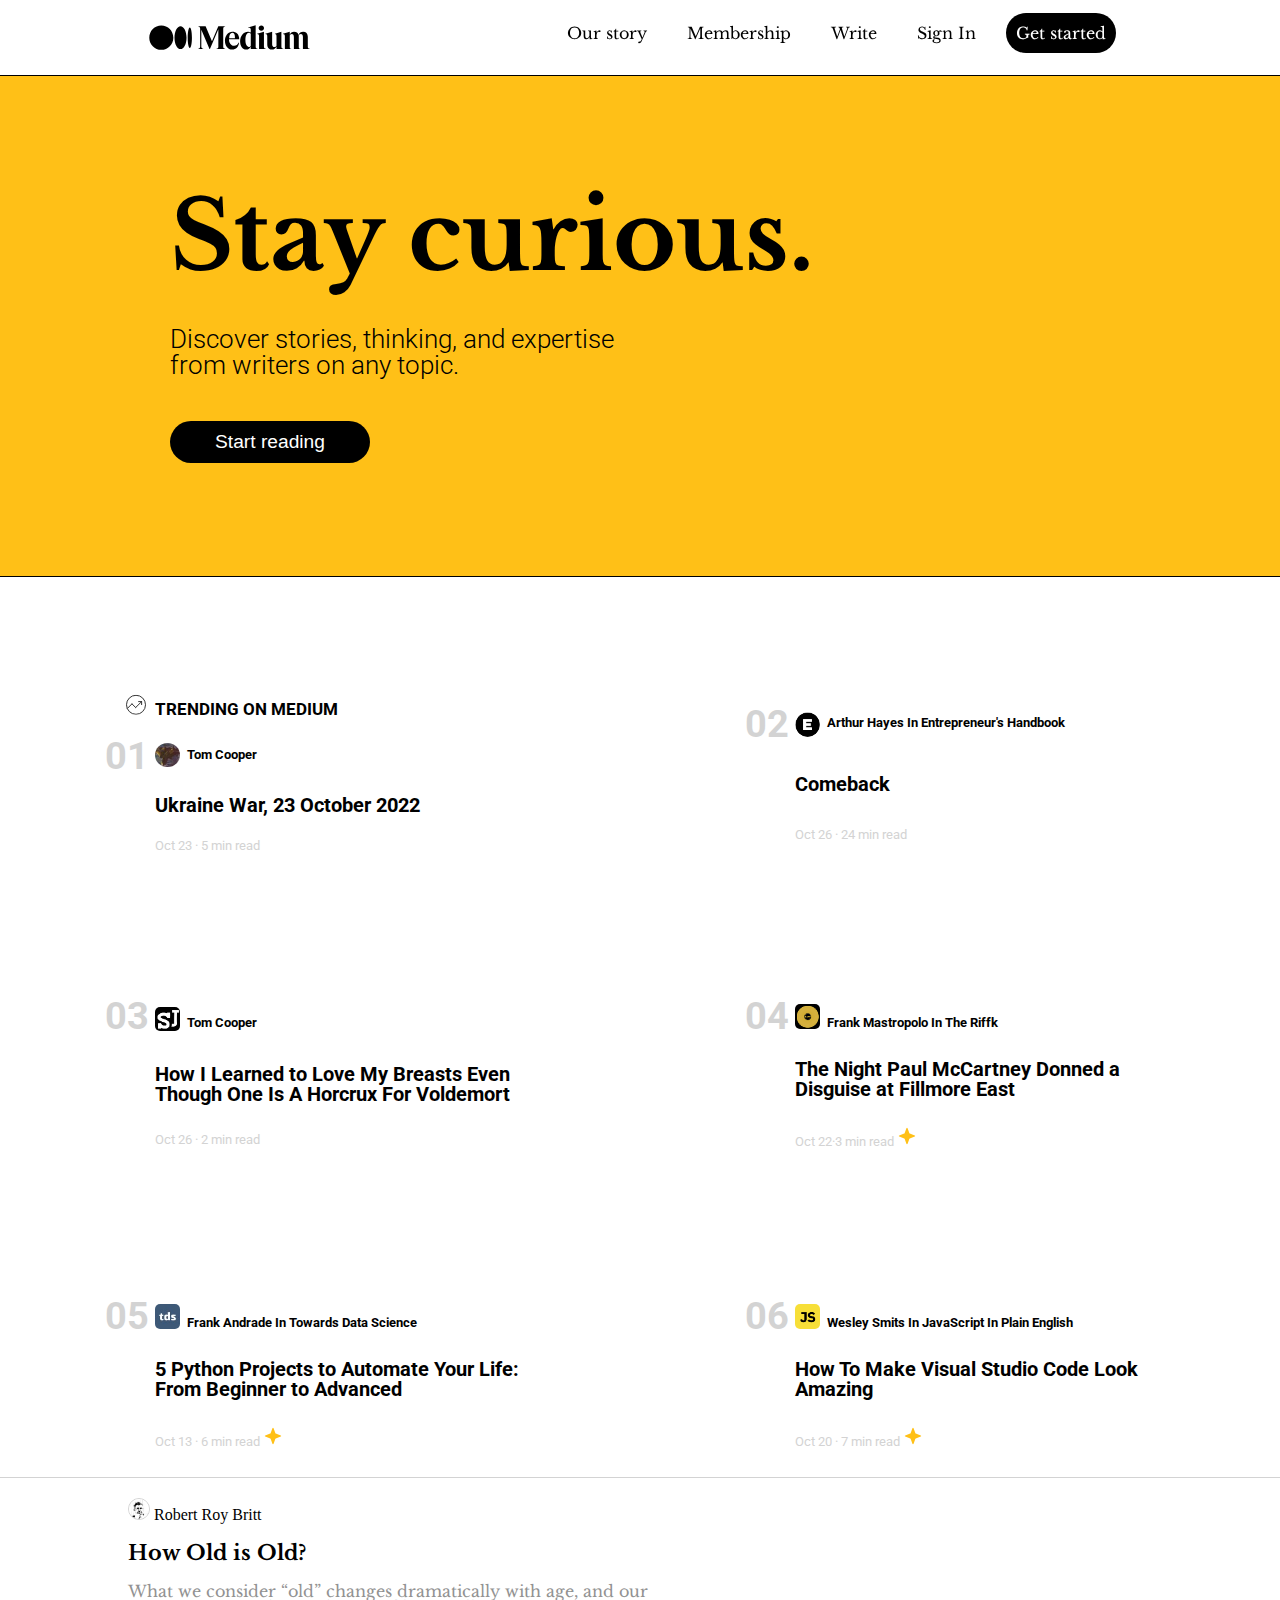
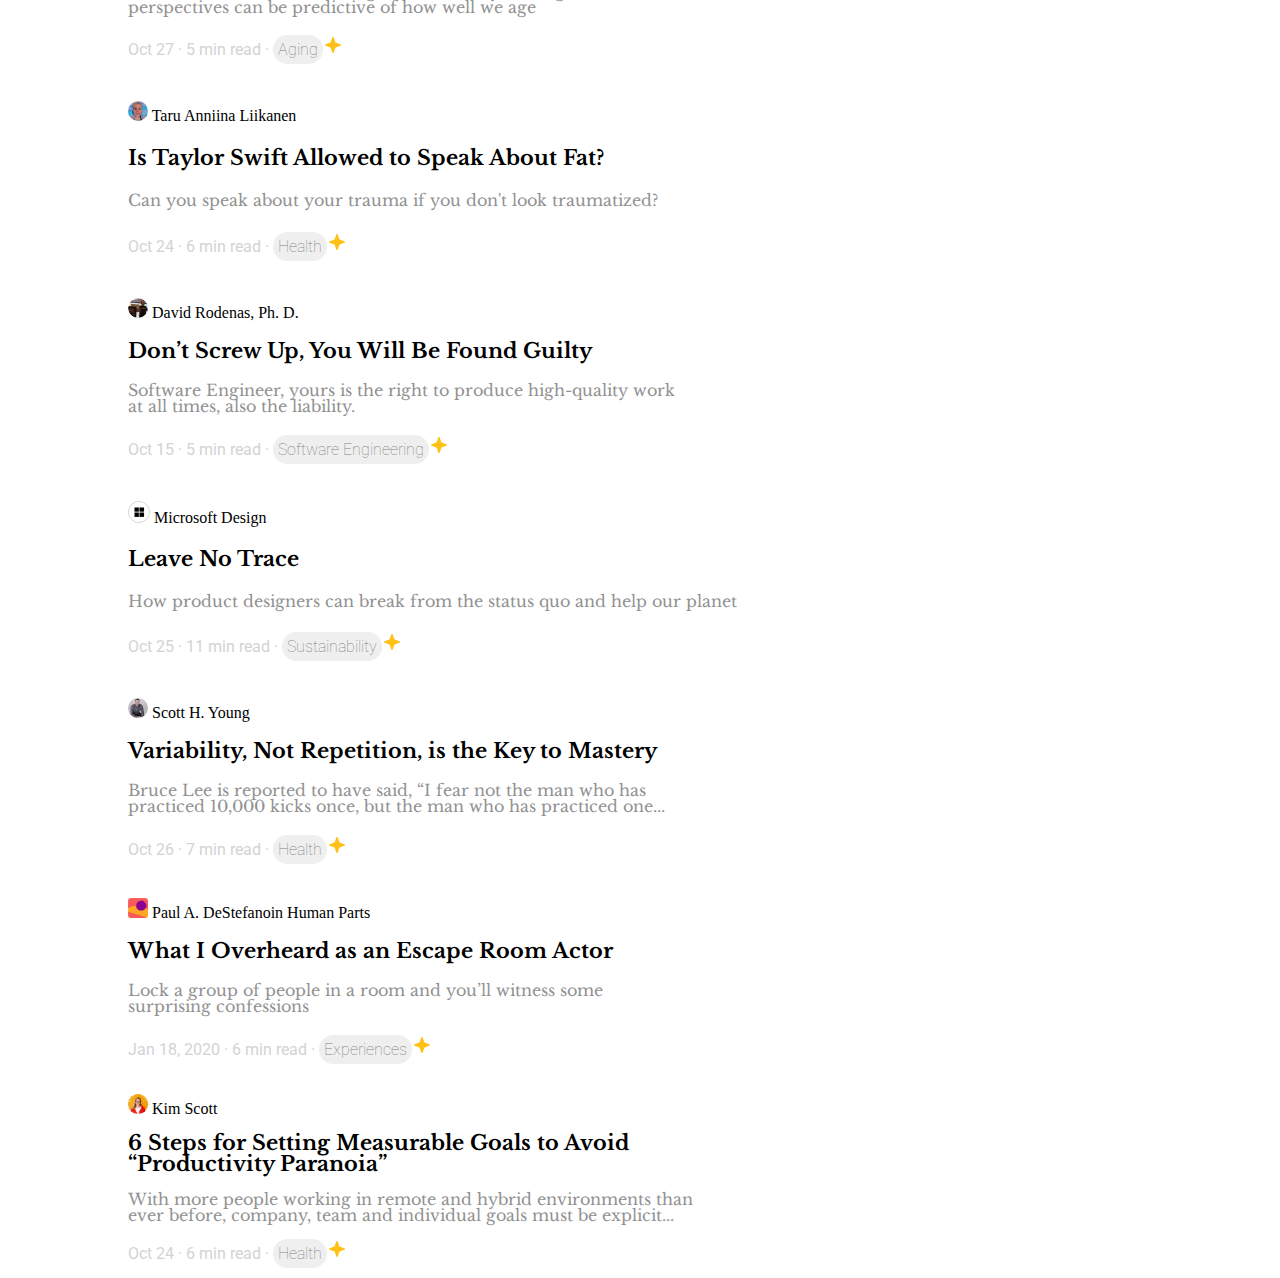
<file: medium.html>
<!DOCTYPE html>
<html lang="en">
  <head>
    <meta charset="UTF-8" />
    <meta http-equiv="X-UA-Compatible" content="IE=edge" />
    <meta name="viewport" content="width=device-width, initial-scale=1.0" />
    <link rel="stylesheet" href="assets/css/reset.css" />
    <link rel="stylesheet" href="assets/css/medium.css" />
    <title>Medium</title>
  </head>
  <body>
    <nav class="change-color">
      <div class="container-nav">
        <img src="assets/imgs/svg/logo.svg" alt="logo" />
        <ul>
          <li><a href="">Our story</a></li>
          <li><a href="">Membership</a></li>
          <li><a href="">Write</a></li>
          <li><a href="">Sign In</a></li>
          <li><a class="button" href="">Get started</a></li>
        </ul>
      </div>
    </nav>
    <header>
      <div class="container-header">
        <h1>Stay curious.</h1>
        <p>
          Discover stories, thinking, and expertise<br />from writers on any
          topic.
        </p>
        <button class="button-header">Start reading</button>
      </div>
    </header>
    <main>
      <div class="content-main">
        <span id="span-before">Trending on medium</span>
        <div>
          <img class="immg" src="assets/imgs/image01.jpeg" alt="" />
          <span class="text-span-main1">Tom Cooper</span>
        </div>
        <span class="number">01</span>
        <p class="bold">Ukraine War, 23 October 2022</p>
        <p class="read">Oct 23 · 5 min read</p>
      </div>
      <div class="content-main">
        <div>
          <img class="immg" src="assets/imgs/image02.png" alt="" />
          <span class="text-span-main"
            >Arthur Hayes in Entrepreneur's Handbook</span
          >
        </div>
        <span class="number2">02</span>
        <p class="bold">Comeback</p>
        <p class="read">Oct 26 · 24 min read</p>
      </div>
      <div class="content-main">
        <div>
          <img class="immgM" src="assets/imgs/image03.jpeg" alt="" />
          <span class="text-span-main">Tom Cooper</span>
        </div>
        <span class="numbers">03</span>
        <p class="bold">
          How I Learned to Love My Breasts Even Though One Is A Horcrux For
          Voldemort
        </p>
        <p class="read">Oct 26 · 2 min read</p>
      </div>
      <div class="content-main down">
        <div>
          <img class="immgM" src="assets/imgs/image04.png" alt="" />
          <span class="text-span-main">Frank Mastropolo in The Riffk</span>
        </div>
        <span class="numbers">04</span>
        <p class="bold">
          The Night Paul McCartney Donned a Disguise at Fillmore East
        </p>
        <p class="read">
          Oct 22·3 min read
          <span><img src="assets/imgs/svg/star.svg" alt="" /></span>
        </p>
      </div>
      <div class="content-main down">
        <div>
          <img class="immgM" src="assets/imgs/image05.jpeg" alt="" />
          <span class="text-span-main"
            >Frank Andrade in Towards Data Science</span
          >
        </div>
        <span class="numbers">05</span>
        <p class="bold">
          5 Python Projects to Automate Your Life: From Beginner to Advanced
        </p>
        <p class="read">
          Oct 13 · 6 min read
          <span><img src="assets/imgs/svg/star.svg" alt="" /></span>
        </p>
      </div>
      <div class="content-main down">
        <div>
          <img class="immgM" src="assets/imgs/image06.png" alt="" />
          <span class="text-span-main">
            Wesley Smits in JavaScript in Plain English
          </span>
        </div>
        <span class="numbers">06</span>
        <p class="bold">How To Make Visual Studio Code Look Amazing</p>
        <p class="read">
          Oct 20 · 7 min read
          <span><img src="assets/imgs/svg/star.svg" alt="" /></span>
        </p>
      </div>
    </main>
    <article>
      <div class="container-article">
        <div class="box-text">
          <span class="text-span-article">
            <img class="radius-img07" src="assets/imgs/image07.jpeg" alt="" />
            Robert Roy Britt</span
          >
          <h4 class="content">How Old is Old?</h4>
          <p class="content-article">
            What we consider “old” changes dramatically with age, and our<br />
            perspectives can be predictive of how well we age
          </p>
          <p class="read">
            Oct 27 · 5 min read · <span class="background-span">Aging</span
            ><span><img src="assets/imgs/svg/star.svg" alt="" /></span>
          </p>
        </div>
        <div>
          <div class="box-text">
            <span class="text-span-article">
              <img class="radius-img" src="assets/imgs/image09.jpeg" alt="" />
              Taru Anniina Liikanen</span
            >
            <h4 class="content">Is Taylor Swift Allowed to Speak About Fat?</h4>
            <p class="content-article">
              Can you speak about your trauma if you don't look traumatized?
            </p>
            <p class="read">
              Oct 24 · 6 min read · <span class="background-span">Health</span
              ><span><img src="assets/imgs/svg/star.svg" alt="" /></span>
            </p>
          </div>
        </div>
        <div>
          <div class="box-text">
            <span class="text-span-article">
              <img class="radius-img" src="assets/imgs/image11.jpeg" alt="" />
              David Rodenas, Ph. D.</span
            >
            <h4 class="content">Don’t Screw Up, You Will Be Found Guilty</h4>
            <p class="content-article">
              Software Engineer, yours is the right to produce high-quality
              work<br />
              at all times, also the liability.
            </p>
            <p class="read">
              Oct 15 · 5 min read ·
              <span class="background-span">Software Engineering</span
              ><span><img src="assets/imgs/svg/star.svg" alt="" /></span>
            </p>
          </div>
        </div>
        <div>
          <div class="box-text">
            <span class="text-span-article">
              <img class="radius-img13" src="assets/imgs/image13.png" alt="" />
              Microsoft Design</span
            >
            <h4 class="content">Leave No Trace</h4>
            <p class="content-article">
              How product designers can break from the status quo and help our
              planet
            </p>
            <p class="read">
              Oct 25 · 11 min read ·
              <span class="background-span">Sustainability</span
              ><span><img src="assets/imgs/svg/star.svg" alt="" /></span>
            </p>
          </div>
        </div>
        <div>
          <div class="box-text">
            <span class="text-span-article">
              <img class="radius-img" src="assets/imgs/image15.jpeg" alt="" />
              Scott H. Young</span
            >
            <h4 class="content">
              Variability, Not Repetition, is the Key to Mastery
            </h4>
            <p class="content-article">
              Bruce Lee is reported to have said, “I fear not the man who has<br />
              practiced 10,000 kicks once, but the man who has practiced one...
            </p>
            <p class="read">
              Oct 26 · 7 min read · <span class="background-span">Health</span
              ><span><img src="assets/imgs/svg/star.svg" alt="" /></span>
            </p>
          </div>
        </div>
        <div>
          <div class="box-text">
            <span class="text-span-article">
              <img class="radius-img17" src="assets/imgs/image17.png" alt="" />
              Paul A. DeStefanoin Human Parts</span
            >
            <h4 class="content">What I Overheard as an Escape Room Actor</h4>
            <p class="content-article">
              Lock a group of people in a room and you’ll witness some<br />
              surprising confessions
            </p>
            <p class="read">
              Jan 18, 2020 · 6 min read ·
              <span class="background-span">Experiences</span
              ><span><img src="assets/imgs/svg/star.svg" alt="" /></span>
            </p>
          </div>
        </div>
        <div>
          <div class="box-text">
            <span class="text-span-article">
              <img class="radius-img" src="assets/imgs/image19.jpeg" alt="" />
              Kim Scott</span
            >
            <h4 class="content">
              6 Steps for Setting Measurable Goals to Avoid<br />“Productivity
              Paranoia”
            </h4>
            <p class="content-article">
              With more people working in remote and hybrid environments than<br />
              ever before, company, team and individual goals must be
              explicit...
            </p>
            <p class="read">
              Oct 24 · 6 min read · <span class="background-span">Health</span
              ><span><img src="assets/imgs/svg/star.svg" alt="" /></span>
            </p>
          </div>
        </div>
      </div>
    </article>
    <script src="script/medium.js"></script>
  </body>
</html>
</file>
<file: assets/css/medium.css>
@import url('https://fonts.googleapis.com/css2?family=Roboto:wght@300;400;700&family=Spectral:wght@300;400;700&display=swap');
@import url('https://fonts.googleapis.com/css2?family=Libre+Baskerville:wght@400;700&display=swap');
 body {
    box-sizing: border-box;    
} 
h1{
   font-family: 'Libre Baskerville', serif;
   font-size: 6em;
   font-weight: 700;  
}
p{
    font-family: 'Roboto', sans-serif;
    font-size: 1.6em;
    font-weight: 300;
}
/* INIZIO STILE NAV-BAR */
nav {
    position: sticky;
    top: 0;
    z-index: 1;
}
.container-nav {
    display: flex;
    justify-content: space-around;
    padding: 25px;
    border-bottom: 1px solid black;
}
.nav-bar {
    background-color: #ffc017;
}
.nav-color{
    background-color: white;
}
.nav-button {
    background-color: #1a8917;
}
ul {
  font-family: 'Libre Baskerville', serif;
}
ul li {
    display: inline-block;
    margin-right: 15px;
}
ul li a {
    text-decoration: none;
    color: black;
    font-size: 1em;
    padding: 10px;
    font-weight: 100;
}
.button {
    color: white;
    border-radius: 100px;
    background-color: black;
    padding: 10px;
}
/* FINE STILE NAV-BAR */

/* INIZIO STILE HEADER */
header {
    display: flex;
    background-color: #ffc017;
    border-bottom: 1px solid black;
}
.container-header{
    display: flex;
    flex-direction: column;
    padding: 70px 0 70px 170px;    
    justify-content: space-evenly;
    height: 40vh;
    background-color: #ffc017;
}

.button-header {
    color: white;
    background-color: black;
    border: none;
    border-radius: 100px;
    padding: 10px;
    width: 200px;
    font-size: 1.2em;
}
/* FINE STILE HEADER */

/* INIZIO STILE MAIN */
main {
    display: flex;
    flex-wrap: wrap;
    justify-content: space-around;
    border-bottom: 1px solid lightgray;
}

.content-main {
    width: 380px;
    height: 200px;
    display: flex;
    flex-direction: column;
    justify-content: space-evenly;
    margin-top: 100px;
    font-size: 0.8em;
    font-family: 'Roboto', sans-serif;
    padding-left: 50px;
    position: relative;
}

.bold {
    font-weight: bold;
    font-family: 'Roboto', sans-serif;
}
.read {
    color: lightgrey;
    font-weight: 400;
    font-family: 'Roboto', sans-serif;
    font-size: 1em;
}
.immg {
    width: 25px;
    border-radius: 100%;
}
.immgM {
    width: 25px;
    border-radius: 5px;
}

#span-before::before{
    content: url(../imgs/svg/trending.svg);
    position: absolute;
    left: 4%;
    top: 6.5%;
}
main span{
    font-size: 1.3em;
    font-weight: bold;
    text-transform: uppercase;
    font-family: 'Roboto', sans-serif;
}
.text-span-main{
    font-size: 1em;
    position: absolute;
    top: 20%;
    left: 19%;
    text-transform: capitalize;
}
.text-span-main1{
    font-size: 1em;
    position: absolute;
    top: 36%;
    left: 19%;
    text-transform: capitalize;
}
.img1,.img2,.img3,
.img4,.img5,.img6 {
    font-size: 1.2em;
    font-weight: bold;
}
.number {
    position: absolute;
    top: 30%;
    left: 0%;
    font-size: 3em;
    color: lightgray;
    font-family: 'Roboto', sans-serif;
}
.number2 {
    position: absolute;
    top: 14%;
    left: 0%;
    font-size: 3em;
    color: lightgray;
    font-family: 'Roboto', sans-serif;
}
.numbers {
    position: absolute;
    top: 10%;
    left: 0%;
    font-size: 3em;
    color: lightgray;
    font-family: 'Roboto', sans-serif;
}
/* FINE STILE MAIN */

/* INIZIO STILE ARTICLE */
.container-article {
    width: 55%;
    height: 100vh;
    padding-left: 10%;
}
.radius-img {
    border-radius: 100%;
    width: 20px;
}
.radius-img07 {
    border-radius: 100%;
    width: 20px;
    border: 0.8px solid lightgray;
}
.radius-img13 {
    border-radius: 100%;
    width: 20px;
    border: 1px solid lightgray;
}
.radius-img17 {
    border-radius: 3px;
    width: 20px;
}
.img-text {
    display: flex;
    flex-direction: column;
}
.img-right {
    width: 20%;
    height: 100vh;
}
.box-text {
    width: 100%;
    display: flex;
    flex-direction: column;
    height: 200px;
    justify-content: space-evenly;
}
.text-span-article {
    font-size: 1em;
    font-weight: 500;
}
.content {
    font-size: 1.3em;
    font-weight: bold;
    font-family: 'Libre Baskerville', serif;
}
.content-article {
    font-size: 1em;
    color: rgb(146, 146, 146);
    font-family: 'Libre Baskerville', serif;
}
.background-span {
    background-color: rgb(239 239 239);
    color: gray;
    border-radius: 100px;
    padding: 5px;
    font-weight: 100;
    font-family: 'Roboto', sans-serif;
}
/* FINE STILE ARTICLE */
</file>
